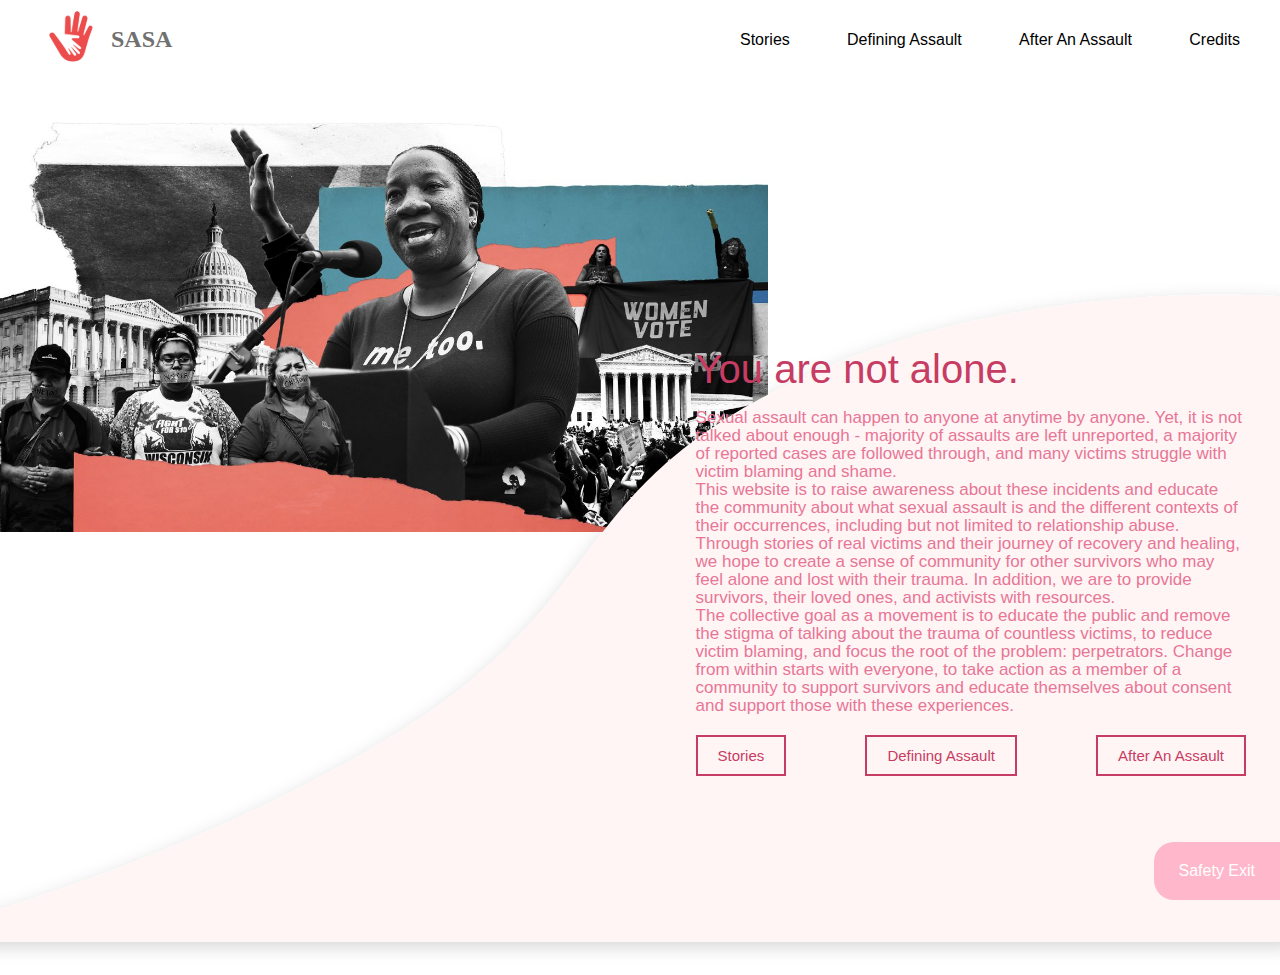
<file: index.html>
<!DOCTYPE html>
<html lang="en">
<head>
    <meta charset="UTF-8">
    <meta name="viewport" content="width=device-width, initial-scale=1.0">
    <link rel="stylesheet" href="css/styles.css">
    <!-- link to script.js - make sure to defer -->
    <script src="./js/script.js" defer></script>
    <title>SASA - Sexual Assault Support and Awareness</title>
</head>
<body class = "landing">
    <!-- nav element -->
    <nav>
        <a id = "logo" href="./index.html"><img src="./img/logo.svg" alt="logo"></a>
        <img id="hamburger" src="./img/menu.svg">
        <div id="overlay"></div>
        <ul id="menu">
            <li><a href="./stories/index.html">Stories</a></li>
            <li><a href="./defining-assault/index.html">Defining Assault</a></li>
            <li><a href="./after-an-assault/index.html">After An Assault</a></li>
            <li><a href="./credits/index.html">Credits</a></li>
        </ul>
    </nav>

    <img class = "blob" src="./img/blob.svg" alt="blob">

    <!-- main -->
    <main>
        <img id="landing" src="img/landing.jpg" alt="metoo">
        <article class="main">
            <p class= "heading">You are not alone.</p>
            <p class="body"> 
                <b>Sexual assault</b> can happen to anyone at anytime by anyone. Yet, it is not talked about enough - 
                majority of assaults are left unreported, a majority of reported cases are followed through, and many victims struggle with 
                victim blaming and shame. <br>
                This website is to <b>raise awareness</b> about these incidents and educate the community about what sexual assault is and
                the different contexts of their occurrences, including but not limited to relationship abuse. Through stories of real victims and 
                their journey of recovery and healing, we hope to create a <b>sense of community</b> for other survivors who may feel alone and lost with their
                trauma. In addition, we are to provide survivors, their loved ones, and activists with resources. <br>
                The collective goal as a movement is to <b>educate the public</b> and <b>remove the stigma</b> of talking about the trauma of countless victims,
                to reduce victim blaming, and focus the root of the problem: perpetrators. Change from within starts with everyone, to 
                take action as a member of a community to support survivors and educate themselves about consent and support those with these 
                experiences. 
            </p>
            <div class="main-buttons">
                <a href="stories/index.html">Stories</a> 
                <a href="defining-assault/index.html">Defining Assault</a> 
                <a href="credits/index.html">After An Assault</a> 
            </div>
        </article>

        <!--Safety Exit-->
        <div class="safety-exit">
            <a href="https://google.com">Safety Exit</a>
        </div>

    </main>
    
</body>
</html>
</file>
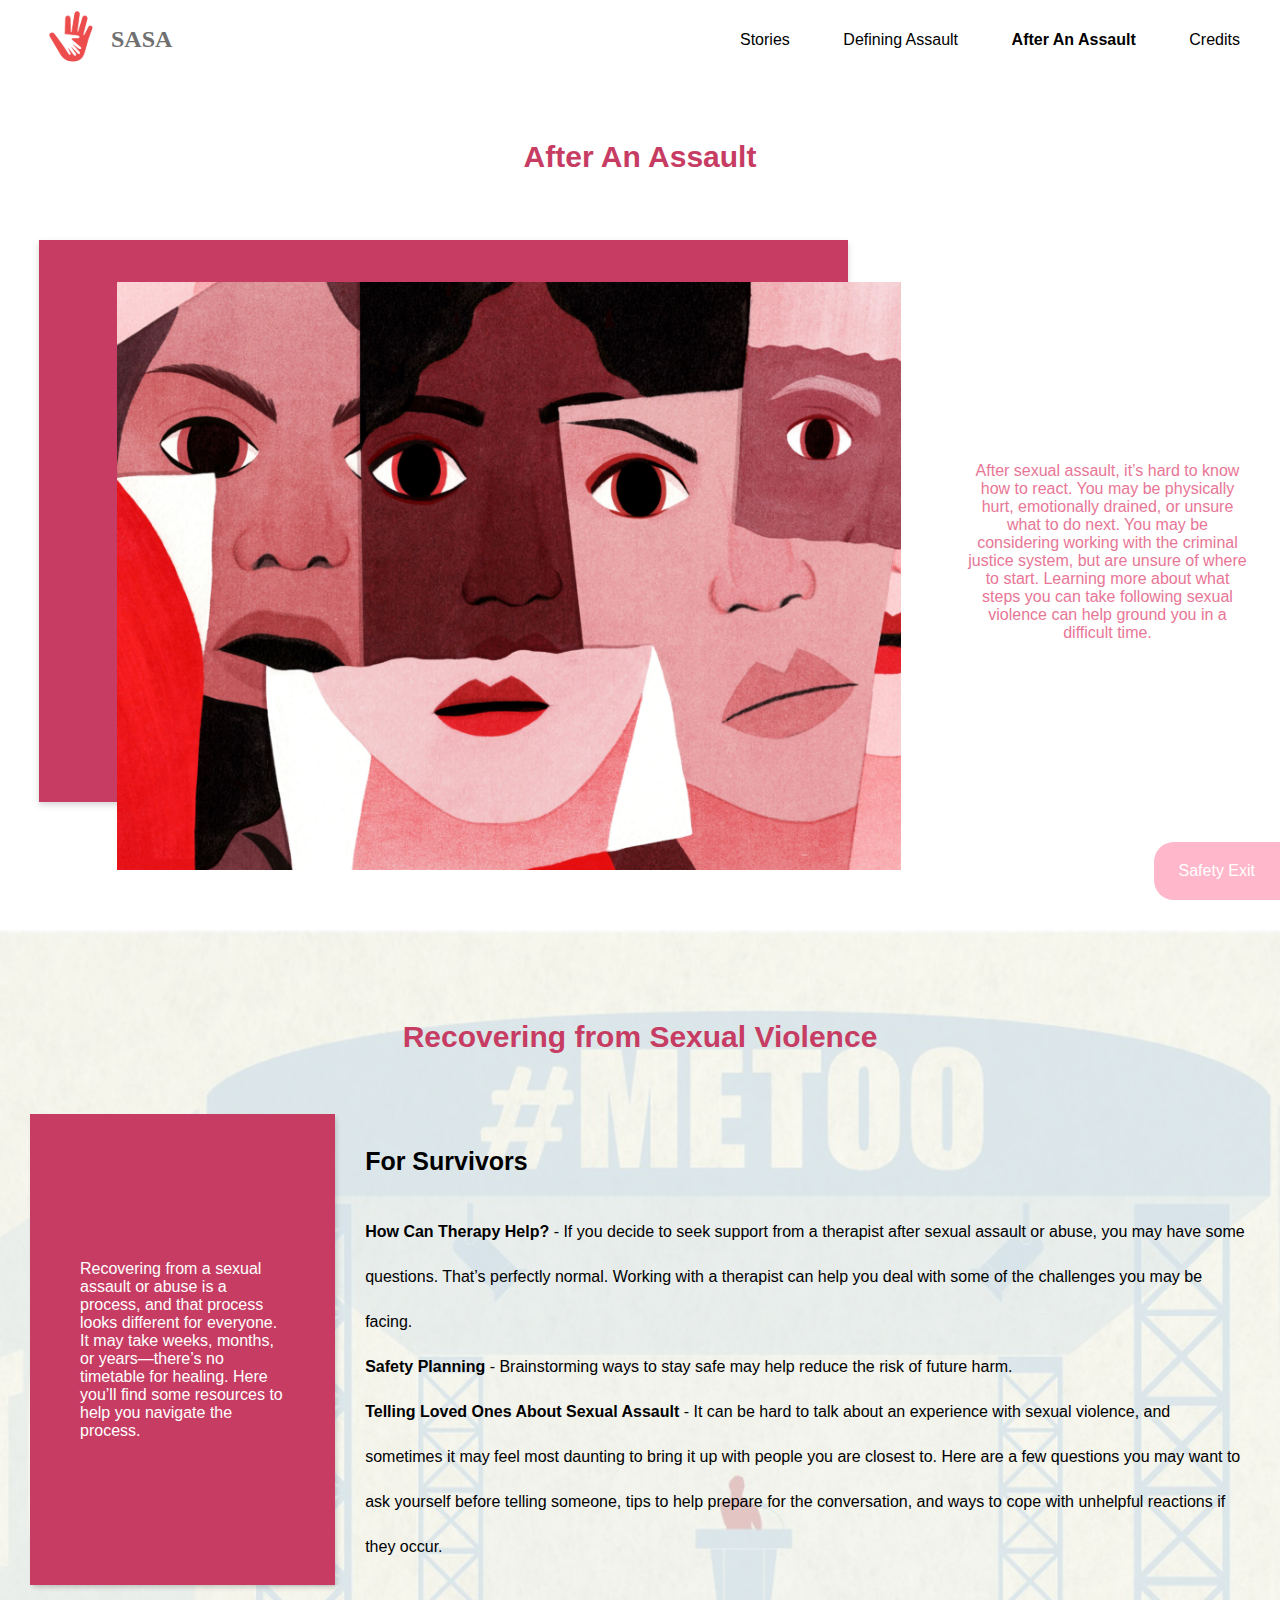
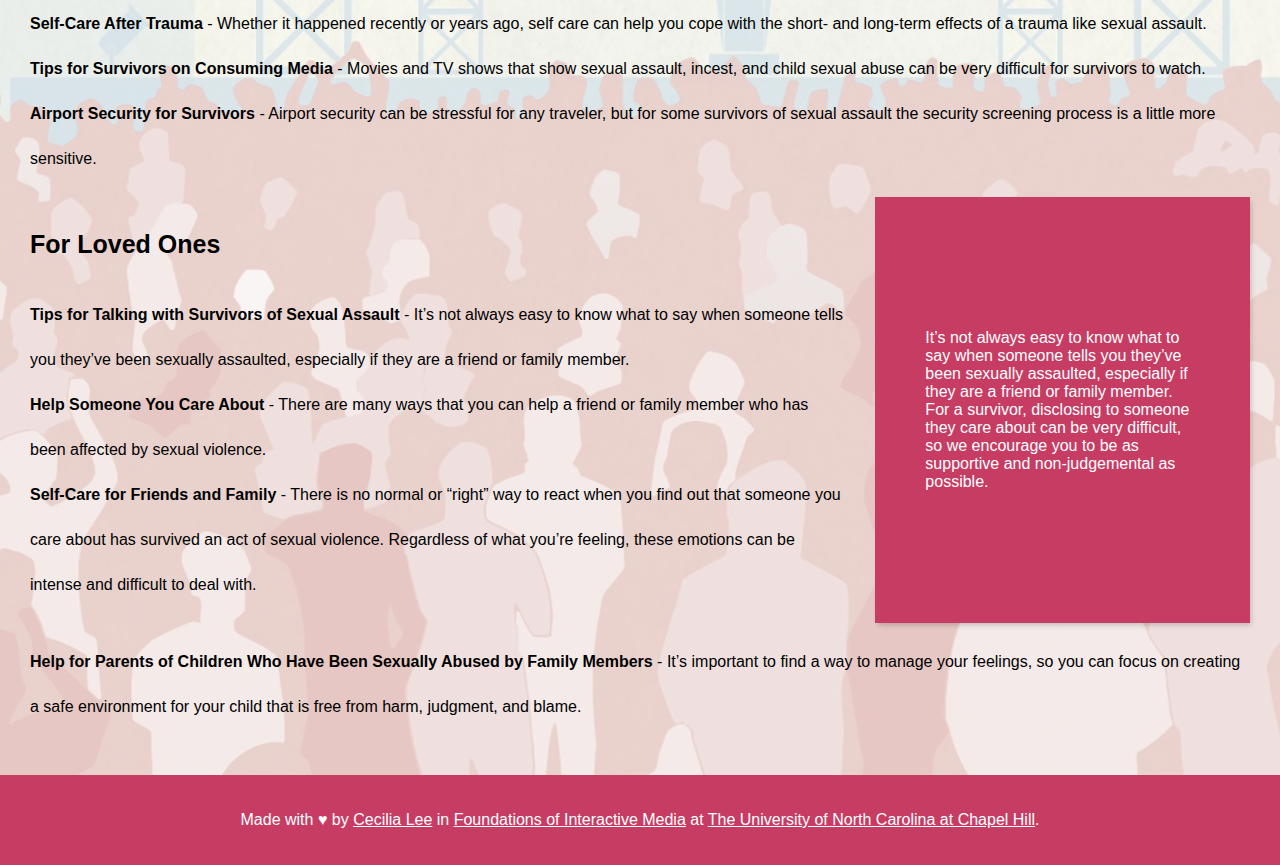
<file: after-an-assault/index.html>
<!DOCTYPE html>
<html lang="en">
<head>
    <meta charset="UTF-8">
    <meta name="viewport" content="width=device-width, initial-scale=1.0">
    <link rel="stylesheet" href="../css/styles.css">
    <!-- link to script.js - make sure to defer -->
    <script src="../js/script.js" defer></script>
    <title>After An Assault</title>
</head>
<body>
     <!-- nav element -->
     <nav>
        <a id = "logo" href="../index.html"><img src="../img/logo.svg" alt="logo"></a>
        <img id="hamburger" src="../img/menu.svg">
        <div id="overlap"></div>
        <ul id="menu">
            <li><a href="../stories/index.html">Stories</a></li>
            <li><a href="../defining-assault/index.html">Defining Assault</a></li>
            <li><a href="../after-an-assault/index.html"><b>After An Assault</b></a></li>
            <li><a href="../credits/index.html">Credits</a></li>
        </ul>
    </nav>

    <main >
        <p class="page-title">After An Assault</p>
        <div class="after-an-assault-top">
            <img src="../img/afterassault.png" alt="women">
            <p>After sexual assault, it’s hard to know how to react. You may be physically hurt, 
                emotionally drained, or unsure what to do next. You may be considering working with the 
                criminal justice system, but are unsure of where to start. Learning more about what steps you can 
                take following sexual violence can help ground you in a difficult time.</p>
        </div>

    </main>

        <div class="after-an-assault-recovery">
            <div class="aaa-inside">
                <p class="page-title">Recovering from Sexual Violence</p>
                <div class = "after-an-assault-content">
                    <div class="after-top">
                        <div class="after-card card after-card-1">
                            <p>
                                Recovering from a sexual assault or abuse is a process, and that process 
                                looks different for everyone. It may take weeks, months, or years—there’s no 
                                timetable for healing. Here you’ll find some resources to help you navigate the process.
                            </p>
                        </div>
                        <div class="after-text ">
                            <p class="article-heading">For Survivors</p>
                            <p><b>How Can Therapy Help?</b> - If you decide to seek support from a therapist after sexual assault or abuse, 
                                you may have some questions. That’s perfectly normal. Working with a therapist can help you deal with some 
                                of the challenges you may be facing.<br>
        
                                <b>Safety Planning</b> - Brainstorming ways to stay safe may help reduce the risk of future harm.<br>
                                
                                <b>Telling Loved Ones About Sexual Assault</b> - It can be hard to talk about an experience with sexual violence, 
                                and sometimes it may feel most daunting to bring it up with people you are closest to. Here are a few questions
                                you may want to ask yourself before telling someone, tips to help prepare for the conversation, and ways to cope 
                                with unhelpful reactions if they occur.<br>
                                
                                </p>
                        </div>
                    </div>
                    <div class="after-bottom">
                        <div class="after-text">
                            <p>
                                <b>Self-Care After Trauma</b> - Whether it happened recently or years ago, self care can help you cope with the short- 
                                and long-term effects of a trauma like sexual assault.<br>
    
                                <b>Tips for Survivors on Consuming Media</b> - Movies and TV shows that show sexual assault, incest, and child sexual abuse 
                                can be very difficult for survivors to watch.<br>
    
                                <b>Airport Security for Survivors</b> - Airport security can be stressful for any traveler, but for some survivors of sexual 
                                assault the security screening process is a little more sensitive. <br>
                            </p>
    
                        </div>
    
                    </div>
                    <div class="after-top">
                        <div class="after-text">
                            <p class="article-heading">For Loved Ones</p>
                            <p><b>Tips for Talking with Survivors of Sexual Assault</b> - It’s not always easy to know what to say when someone tells you they’ve 
                                been sexually assaulted, especially if they are a friend or family member. <br>
    
                                <b>Help Someone You Care About</b> - There are many ways that you can help a friend or family member who has been affected by sexual 
                                violence. <br>
                                
                                <b>Self-Care for Friends and Family</b> - There is no normal or “right” way to react when you find out that someone you care about has 
                                survived an act of sexual violence. Regardless of what you’re feeling, these emotions can be intense and difficult to deal with. <br>
                                
                                </p>
                        </div>
                        <div class="after-card card after-card-2">
                            <p>
                                It’s not always easy to know what to say when someone tells you they’ve been sexually assaulted, especially if they are a 
                                friend or family member. For a survivor, disclosing to someone they care about can be very difficult, so we encourage you 
                                to be as supportive and non-judgemental as possible.
                            </p>
                        </div>
                    </div>
                    <div class="after-bottom">
                        <div class="after-text">
                            <p>
                                <b>Help for Parents of Children Who Have Been Sexually Abused by Family Members</b> - It’s important to find a way to manage your feelings, 
                                so you can focus on creating a safe environment for your child that is free from harm, judgment, and blame. 
                            </p>
    
                        </div>
    
                    </div>
                   
                </div>
            </div>
            

        </div>

        <!--Safety Exit-->
        <div class="safety-exit">
            <a href="https://google.com">Safety Exit</a>
        </div>
        

   

    <!-- footer -->
    <footer>
        <p>
            Made with &hearts; by 
            <a href="/">Cecilia Lee</a>
            in 
            <a href="https://mejo187.com">Foundations of Interactive Media</a>
            at
            <a href="https://unc.edu">The University of North Carolina at Chapel Hill</a>.
          </p>
    </footer>
    
</body>
</html>
</file>
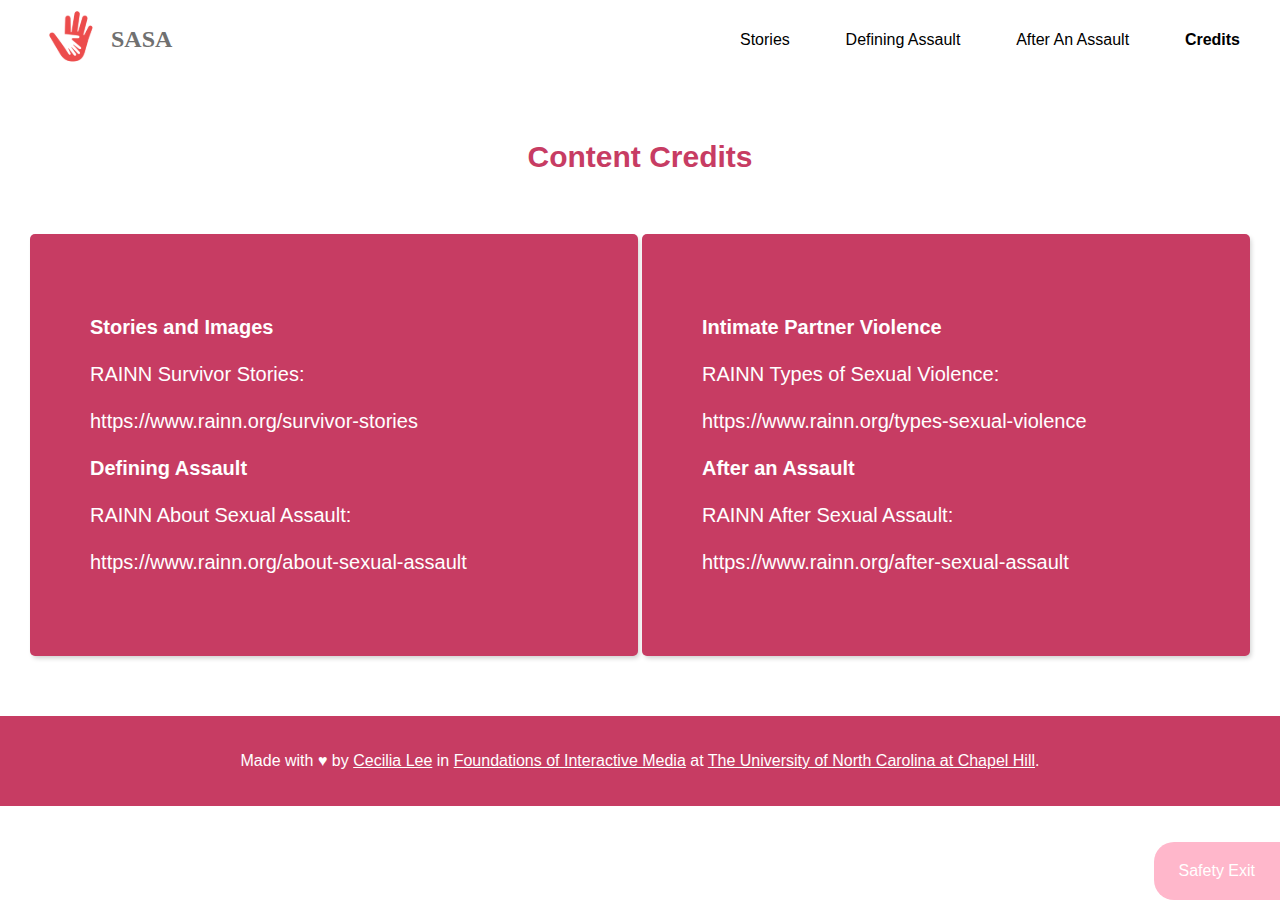
<file: credits/index.html>
<!DOCTYPE html>
<html lang="en">
<head>
    <meta charset="UTF-8">
    <meta name="viewport" content="width=device-width, initial-scale=1.0">
    <link rel="stylesheet" href="../css/styles.css">
    <!-- link to script.js - make sure to defer -->
    <script src="../js/script.js" defer></script>
    <title>Content Credits</title>
</head>
<body>
     <!-- nav element -->
     <nav>
        <a id = "logo" href="../index.html"><img src="../img/logo.svg" alt="logo"></a>
        <img id="hamburger" src="../img/menu.svg">
        <div id="overlap"></div>
        <ul id="menu">
            <li><a href="../stories/index.html">Stories</a></li>
            <li><a href="../defining-assault/index.html">Defining Assault</a></li>
            <li><a href="../after-an-assault/index.html">After An Assault</a></li>
            <li><a href="../credits/index.html"><b>Credits</b></a></li>
        </ul>
    </nav>
    <!-- main -->
    <main>
        <p class="page-title">Content Credits</p>
        <div class="credits-cards">
            <article class="credits-card card">
                <p><b>Stories and Images</b></p>
                <p>RAINN Survivor Stories:</p>
                <p>
                    <a class = "link" href="https://www.rainn.org/survivor-stories">https://www.rainn.org/survivor-stories</a>
                    </p>
    
                <p> <b>Defining Assault</b></p>
                <p>RAINN About Sexual Assault:</p>
                <p>
                    <a class = "link" href="https://www.rainn.org/about-sexual-assault">https://www.rainn.org/about-sexual-assault</a>
                    </p>
            </article>
            <article class="credits-card card">
                <p><b>Intimate Partner Violence</b></p>
                <p>RAINN Types of Sexual Violence:</p>
                <p>
                    <a class = "link" href="https://www.rainn.org/types-sexual-violence">https://www.rainn.org/types-sexual-violence</a>
                    </p>
    
                <p><b>After an Assault</b></p>
                <p>RAINN After Sexual Assault:</p>
                <p>
                  <a class = "link" href="https://www.rainn.org/after-sexual-assault">https://www.rainn.org/after-sexual-assault</a>
                </p>
            </article>
        </div>

         <!--Safety Exit-->
         <div class="safety-exit">
            <a href="https://google.com">Safety Exit</a>
        </div>
        
    </main>

    <!-- footer -->
    <footer>
        <p>
            Made with &hearts; by 
            <a href="/">Cecilia Lee</a>
            in 
            <a href="https://mejo187.com">Foundations of Interactive Media</a>
            at
            <a href="https://unc.edu">The University of North Carolina at Chapel Hill</a>.
          </p>
    </footer>
</body>
</html>
</file>
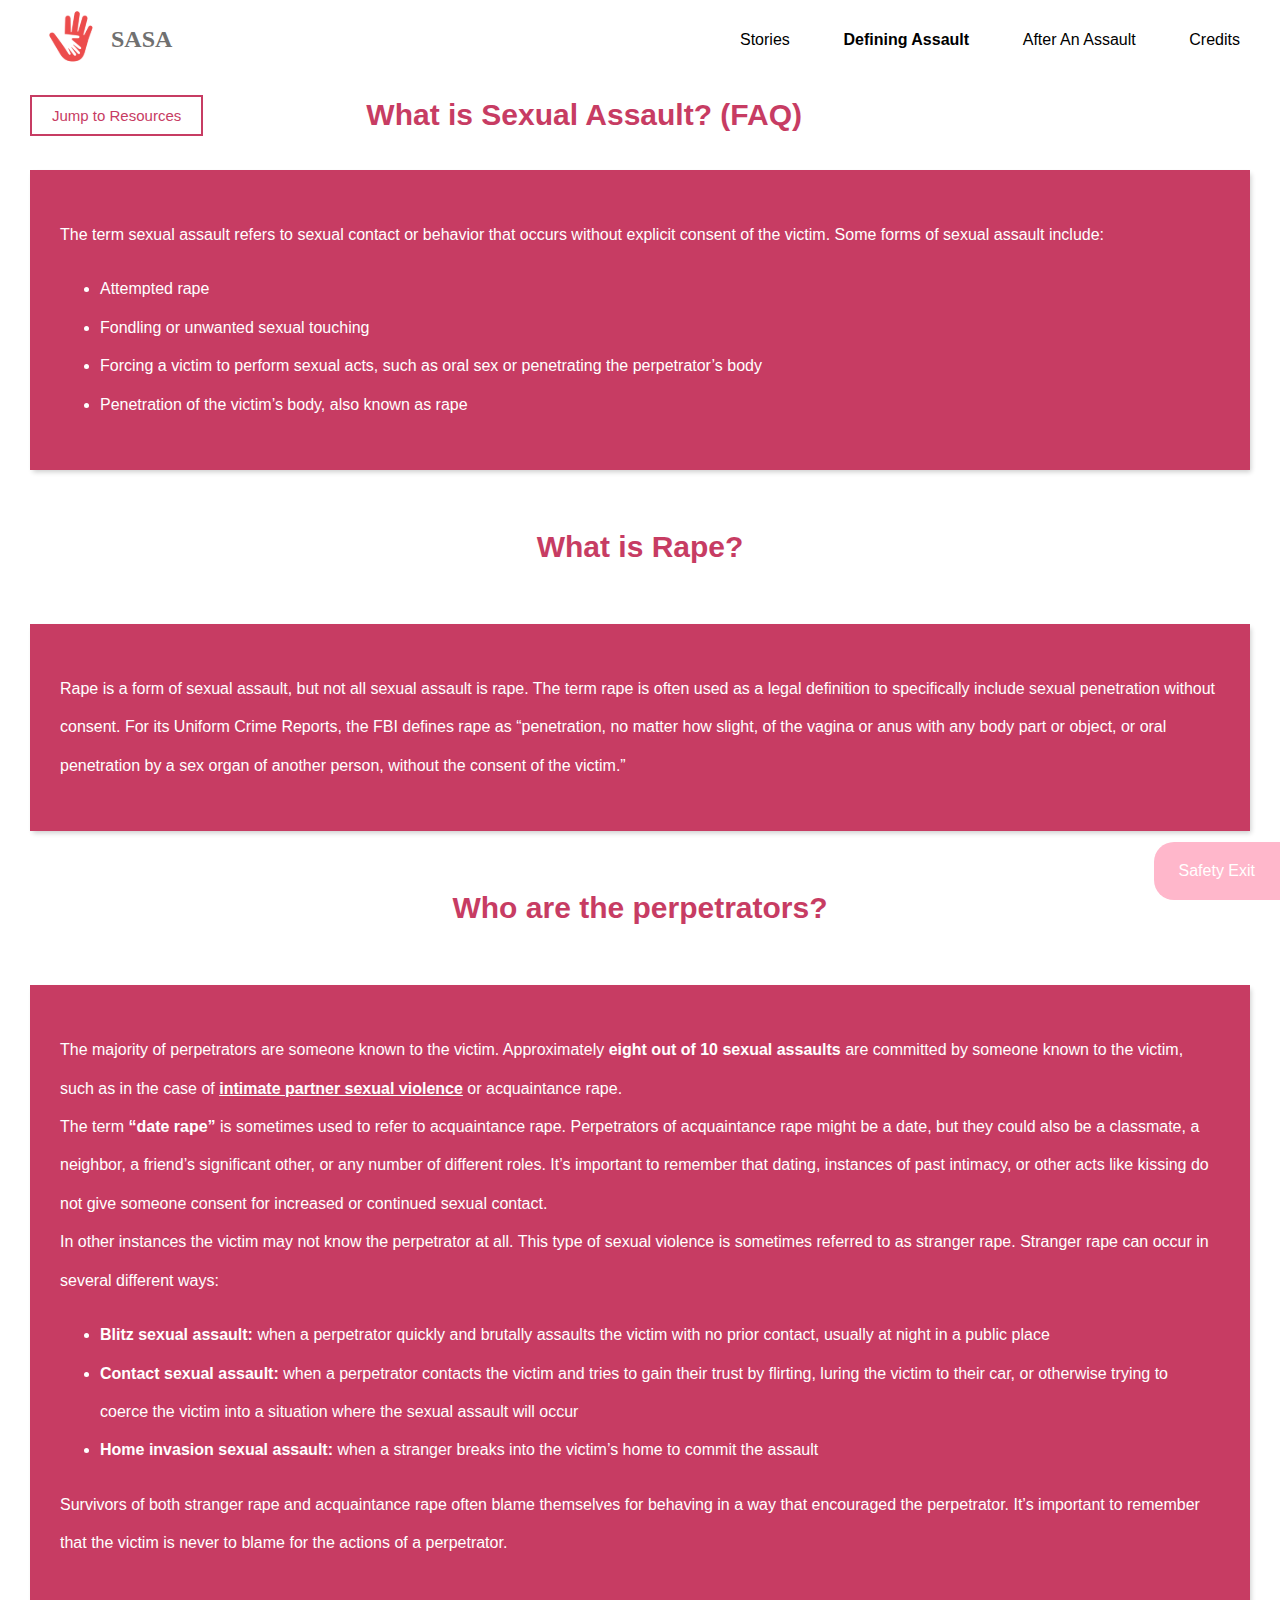
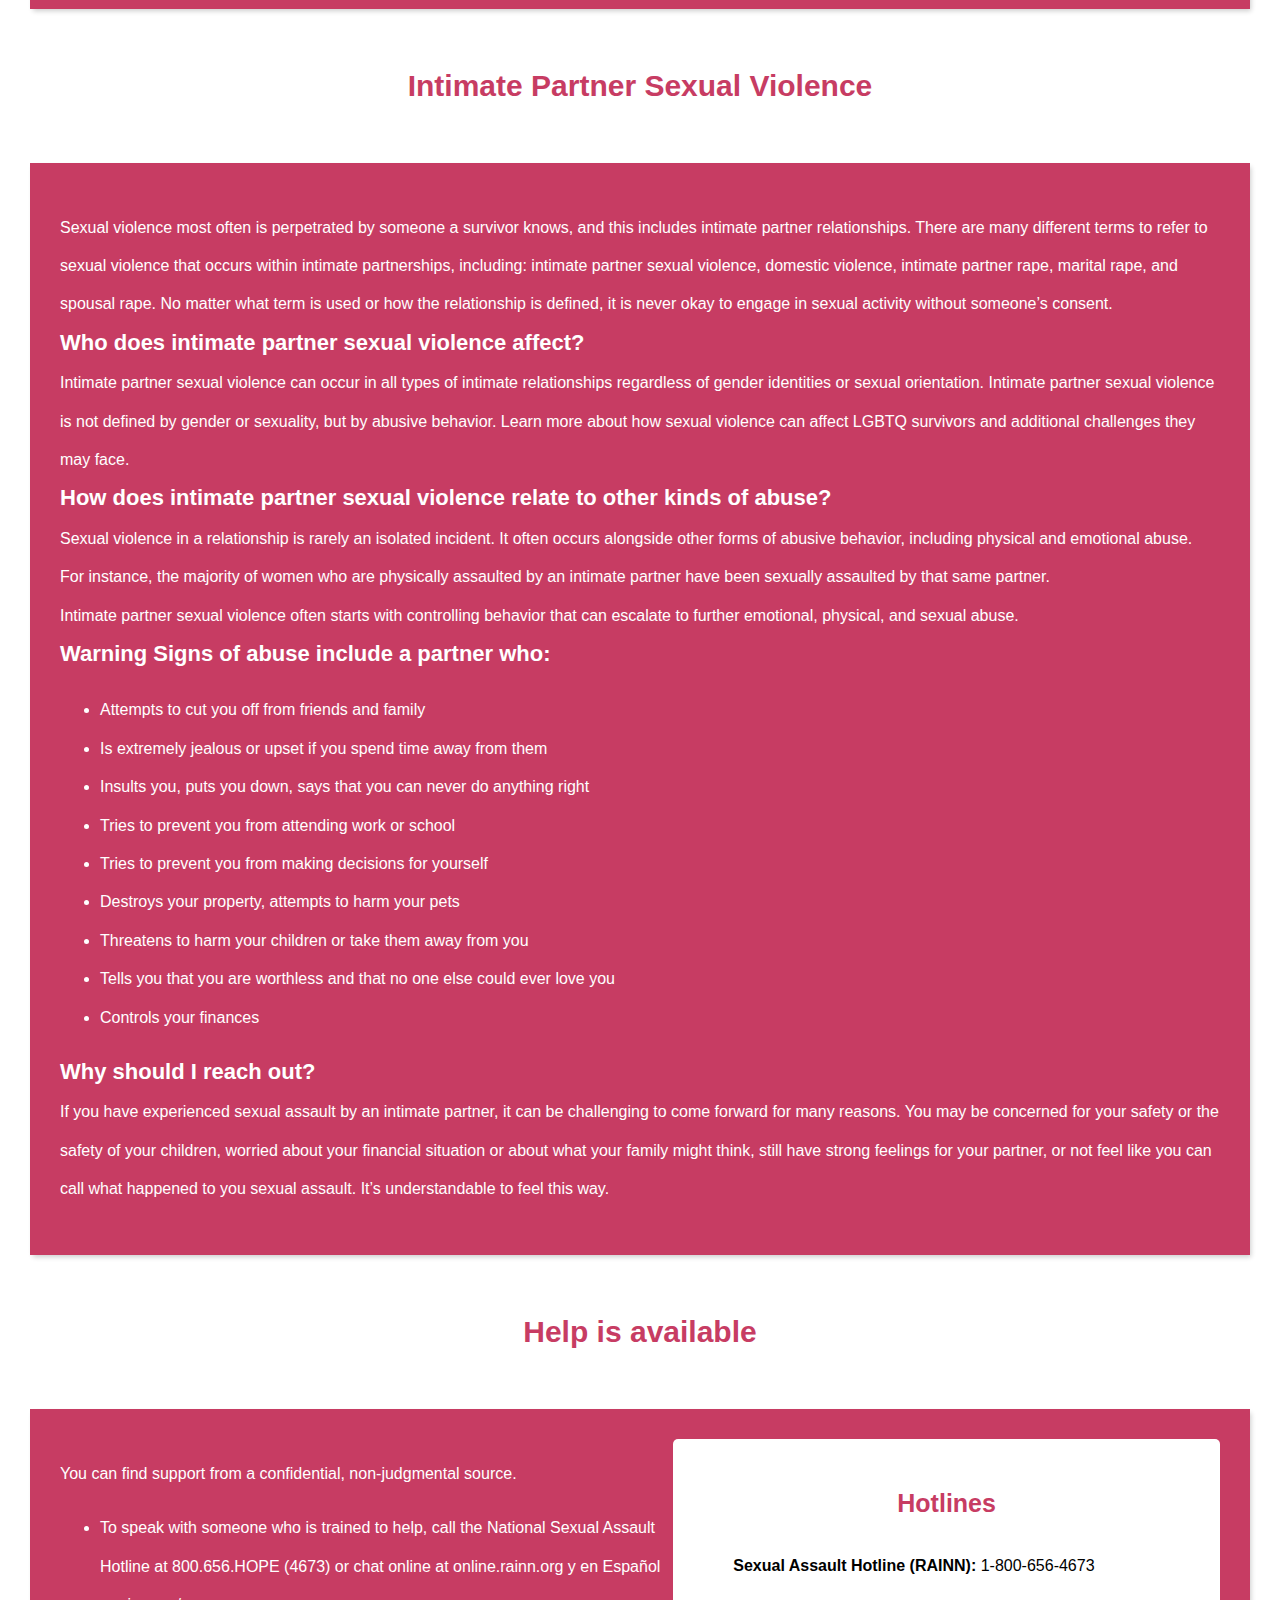
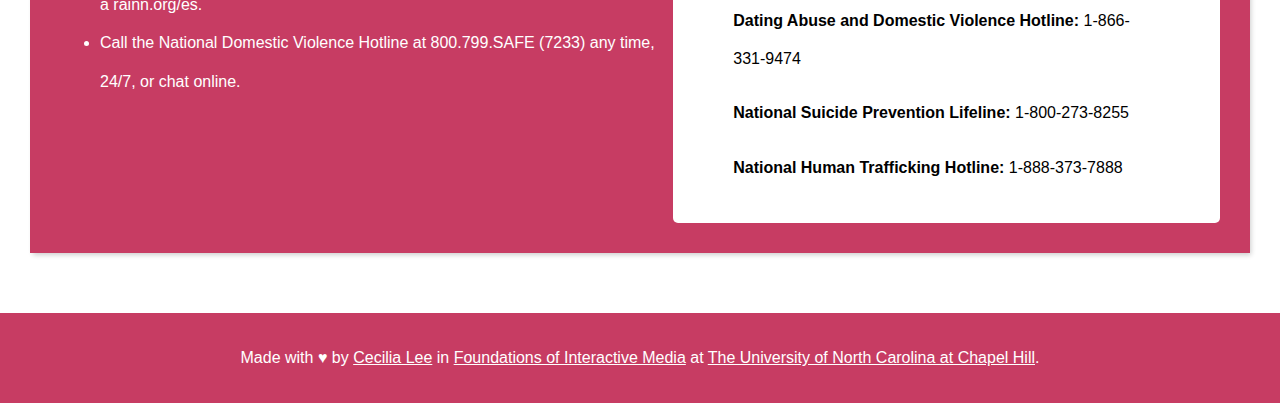
<file: defining-assault/index.html>
<!DOCTYPE html>
<html lang="en">
<head>
    <meta charset="UTF-8">
    <meta name="viewport" content="width=device-width, initial-scale=1.0">
    <link rel="stylesheet" href="../css/styles.css">
    <!-- link to script.js - make sure to defer -->
    <script src="../js/script.js" defer></script>
    <title>Defining Assault</title>
</head>
<body>
    <!-- nav element -->
    <nav>
        <a id = "logo" href="../index.html"><img src="../img/logo.svg" alt="logo"></a>
        <img id="hamburger" src="../img/menu.svg">
        <div id="overlay"></div>
        <ul id="menu">
            <li><a href="../stories/index.html">Stories</a></li>
            <li><a href="../defining-assault/index.html"><b>Defining Assault</b></a></li>
            <li><a href="../after-an-assault/index.html">After An Assault</a></li>
            <li><a href="../credits/index.html">Credits</a></li>
        </ul>
    </nav>

    <main>
        <div class="defining-assault-top">
                <a href="#resources">Jump to Resources</a> 
                <p class="random">What is Sexual Assault? (FAQ)</p>
        </div>

        <div class="defining-assault-card card">
            <p>
                The term sexual assault refers to sexual contact or behavior that occurs without explicit consent of the victim. Some forms of sexual assault include:
                <ul>
                    <li>Attempted rape</li>
                    <li>Fondling or unwanted sexual touching</li>
                    <li>Forcing a victim to perform sexual acts, such as oral sex or penetrating the perpetrator’s body</li>
                    <li>Penetration of the victim’s body, also known as rape</li>
                </ul>
            </p>

        </div>

        <div>
            <p class="page-title">What is Rape?</p>
        </div>

        <div class="defining-assault-card card">
            <p>
                Rape is a form of sexual assault, but not all sexual assault is rape. The term rape is often used as a legal 
                definition to specifically include sexual penetration without consent. For its Uniform Crime Reports, the FBI 
                defines rape as “penetration, no matter how slight, of the vagina or anus with any body part or object, or oral 
                penetration by a sex organ of another person, without the consent of the victim.”
            </p>
        </div>

        <div>
            <p class="page-title">Who are the perpetrators?</p>
        </div>

        <div class="defining-assault-card card">
            <p>
                The majority of perpetrators are someone known to the victim. Approximately <b>eight out of 10 sexual assaults</b> are committed by 
                someone known to the victim, such as in the case of <b><a href="#partner-violence" style="color: white;">intimate partner sexual violence</a></b> or acquaintance rape. <br>

                The term <b>“date rape”</b> is sometimes used to refer to acquaintance rape. Perpetrators of acquaintance rape might be a date, but 
                they could also be a classmate, a neighbor, a friend’s significant other, or any number of different roles. It’s important to 
                remember that dating, instances of past intimacy, or other acts like kissing do not give someone consent for increased or continued 
                sexual contact. <br>

                In other instances the victim may not know the perpetrator at all. This type of sexual violence is sometimes referred to as stranger 
                rape. Stranger rape can occur in several different ways: <br>
                
                <ul>
                    <li><b>Blitz sexual assault:</b> when a perpetrator quickly and brutally assaults the victim with no prior contact, usually at night in a public place</li>
                    <li><b>Contact sexual assault:</b> when a perpetrator contacts the victim and tries to gain their trust by flirting, luring the victim to their car, or otherwise trying to coerce the victim into a situation where the sexual assault will occur</li>
                    <li><b>Home invasion sexual assault:</b> when a stranger breaks into the victim’s home to commit the assault</li>
                </ul>
              
            Survivors of both stranger rape and acquaintance rape often blame themselves for behaving in a way that encouraged the perpetrator. 
            It’s important to remember that the victim is never to blame for the actions of a perpetrator.
            </p>
        </div>

        <div id="partner-violence">
            <p class="page-title">Intimate Partner Sexual Violence</p>
        </div>

        <div class="defining-assault-card card">
            <p>
                Sexual violence most often is perpetrated by someone a survivor knows, and this includes intimate partner relationships. 
                There are many different terms to refer to sexual violence that occurs within intimate partnerships, including: intimate partner sexual violence, 
                domestic violence, intimate partner rape, marital rape, and spousal rape. No matter what term is used or how the relationship is defined, 
                it is never okay to engage in sexual activity without someone’s consent. <br>

                <b style="font-size: 22px">Who does intimate partner sexual violence affect?</b> <br>

                Intimate partner sexual violence can occur in all types of intimate relationships regardless of gender identities or sexual orientation. 
                Intimate partner sexual violence is not defined by gender or sexuality, but by abusive behavior. Learn more about how sexual violence can 
                affect LGBTQ survivors and additional challenges they may face. <br>

                <b style="font-size: 22px">How does intimate partner sexual violence relate to other kinds of abuse?</b> <br>

                Sexual violence in a relationship is rarely an isolated incident. It often occurs alongside other forms of abusive behavior, including physical 
                and emotional abuse. For instance, the majority of women who are physically assaulted by an intimate partner have been sexually assaulted by that 
                same partner. <br>

                Intimate partner sexual violence often starts with controlling behavior that can escalate to further emotional, physical, and sexual abuse. <br>        

                <b style="font-size: 22px">Warning Signs of abuse include a partner who:</b> <br>

                <ul>
                    <li>Attempts to cut you off from friends and family</li>
                    <li>Is extremely jealous or upset if you spend time away from them</li>
                    <li>Insults you, puts you down, says that you can never do anything right</li>
                    <li>Tries to prevent you from attending work or school</li>
                    <li>Tries to prevent you from making decisions for yourself</li>
                    <li>Destroys your property, attempts to harm your pets</li>
                    <li>Threatens to harm your children or take them away from you</li>
                    <li>Tells you that you are worthless and that no one else could ever love you</li>
                    <li>Controls your finances</li>
                </ul>

                <b style="font-size: 22px">Why should I reach out?</b> <br>

                If you have experienced sexual assault by an intimate partner, it can be challenging to come forward for many reasons. You may be concerned 
                for your safety or the safety of your children, worried about your financial situation or about what your family might think, still have strong
                 feelings for your partner, or not feel like you can call what happened to you sexual assault. It’s understandable to feel this way.

            </p>
        </div>

        <div>
            <p class="page-title">Help is available</p>
        </div>

        <div class="defining-assault-card card resources" id="resources">
            <div>
                <p>You can find support from a confidential, non-judgmental source.
                    <ul>
                        <li>To speak with someone who is trained to help, call the National Sexual Assault Hotline at 800.656.HOPE (4673) 
                            or chat online at online.rainn.org y en Español a rainn.org/es.</li>
                        <li>
                            Call the National Domestic Violence Hotline at 800.799.SAFE (7233) any time, 24/7, or chat online.
                        </li>
                    </ul>
                    </p>
            </div>
            <div class="white-card">
                <p style="color: #C73C63; font-size:25px; font-weight: bold; text-align: center;">Hotlines</p>
                <p><b>Sexual Assault Hotline (RAINN):</b> 1-800-656-4673</p>
                <p><b>Dating Abuse and Domestic Violence Hotline:</b> 1-866-331-9474</p>
                <p><b>National Suicide Prevention Lifeline:</b> 1-800-273-8255</p>
                <p><b>National Human Trafficking Hotline: </b> 1-888-373-7888</p>
            </div>
        </div>

         <!--Safety Exit-->
         <div class="safety-exit">
            <a href="https://google.com">Safety Exit</a>
        </div>
    </main>

     <!-- footer -->
     <footer>
        <p>
            Made with &hearts; by 
            <a href="/">Cecilia Lee</a>
            in 
            <a href="https://mejo187.com">Foundations of Interactive Media</a>
            at
            <a href="https://unc.edu">The University of North Carolina at Chapel Hill</a>.
          </p>
    </footer>
    
</body>
</html>
</file>
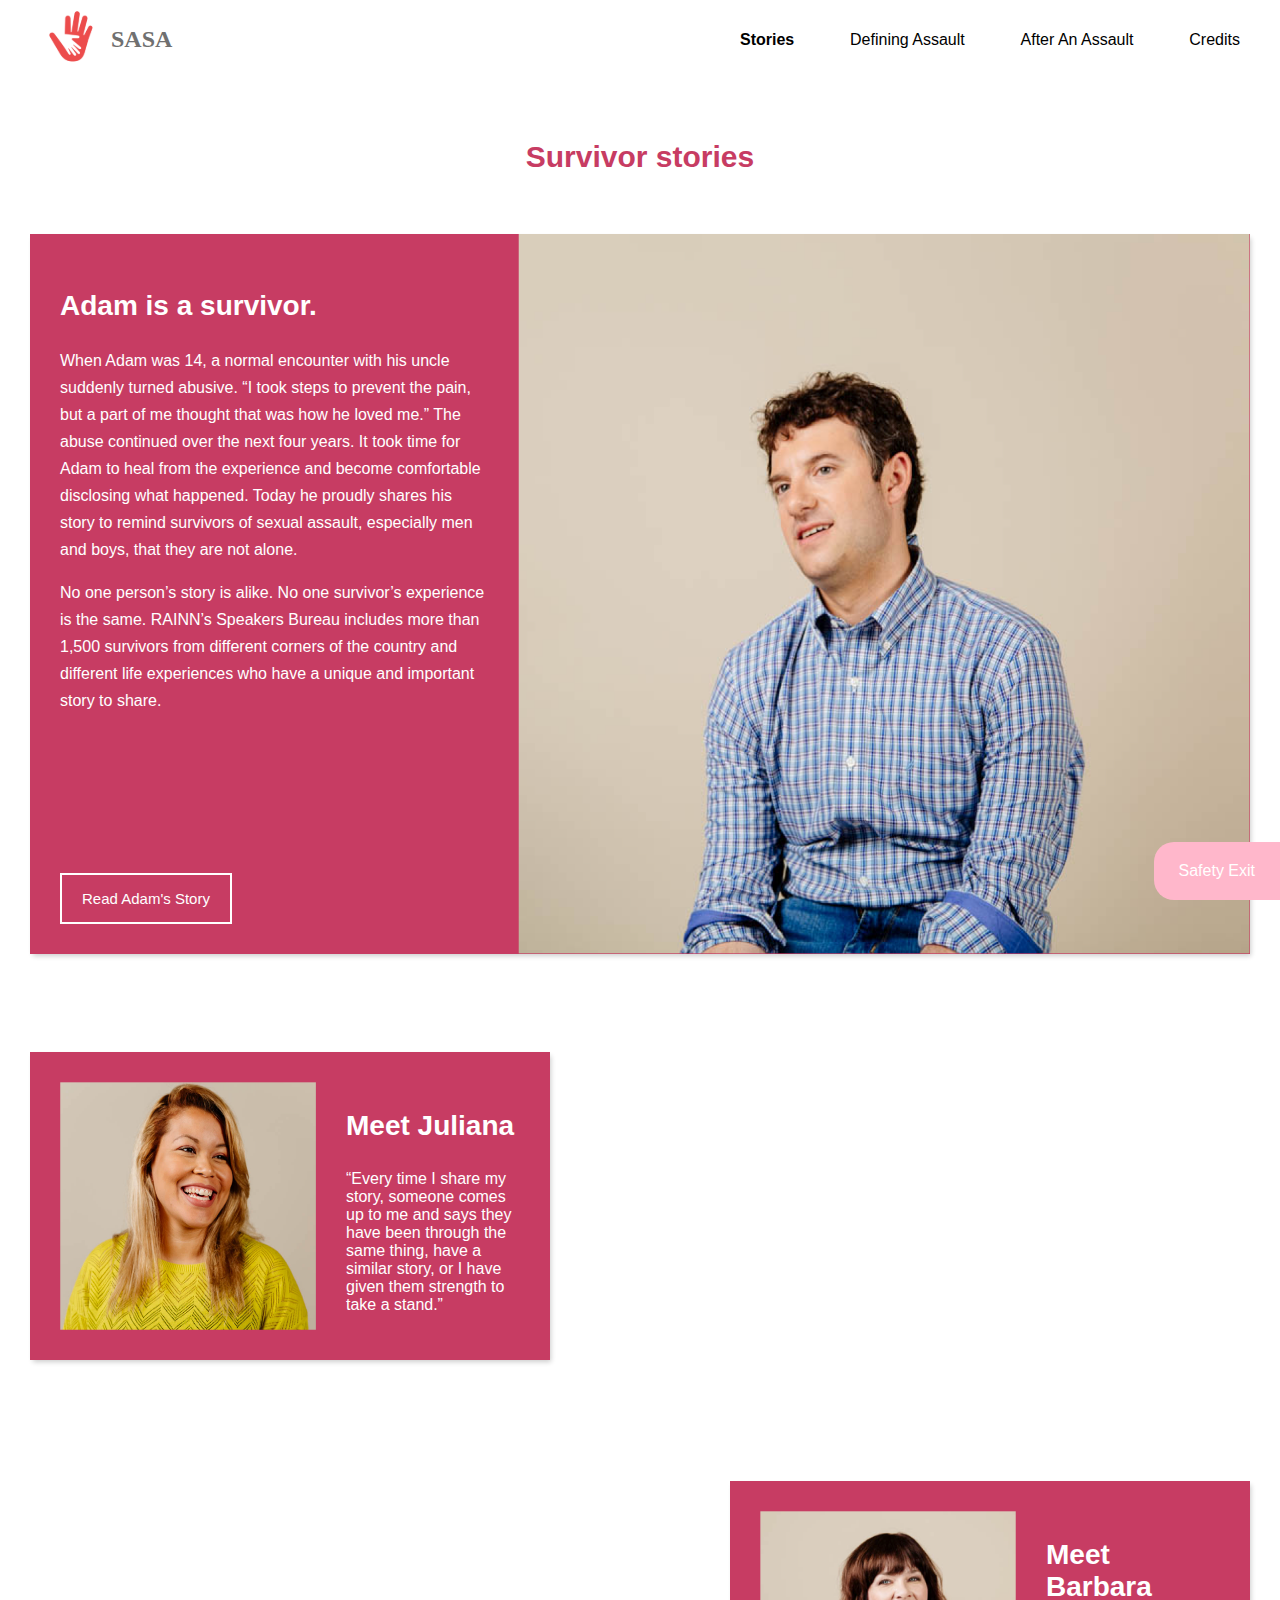
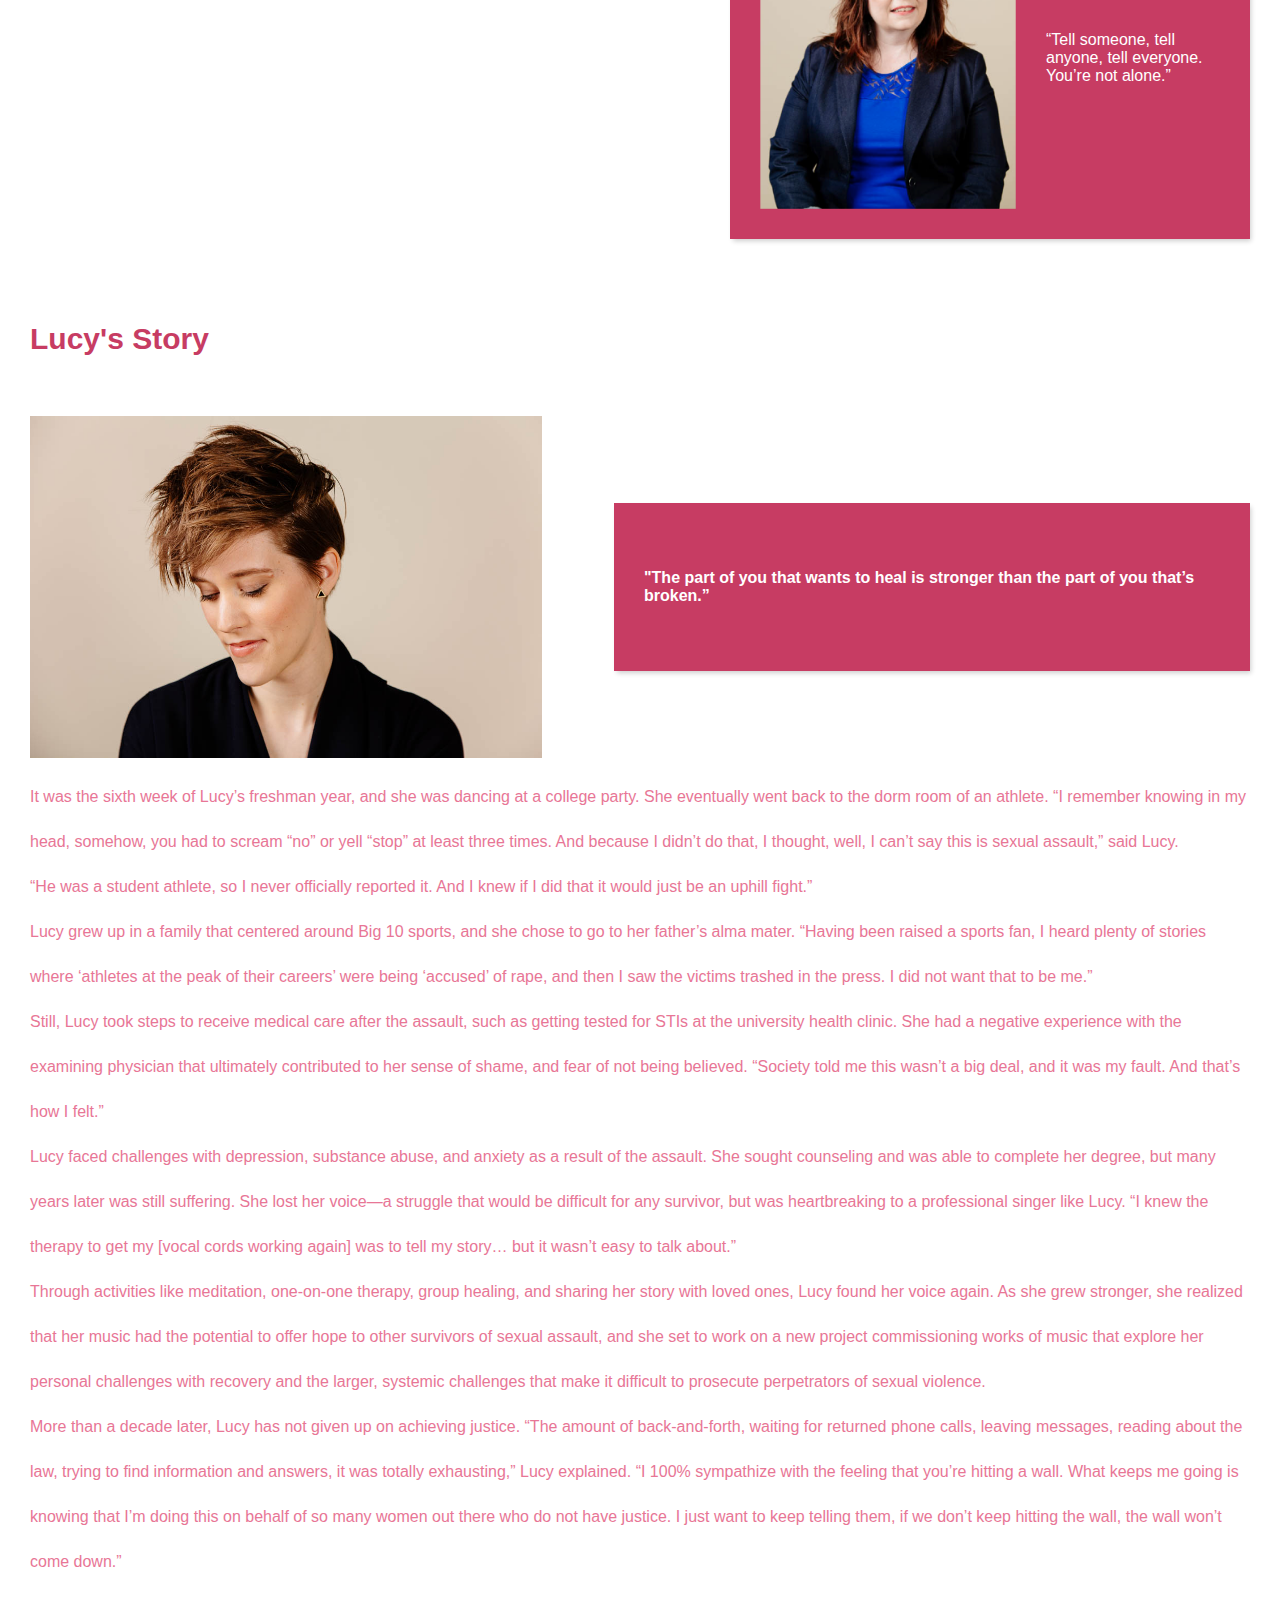
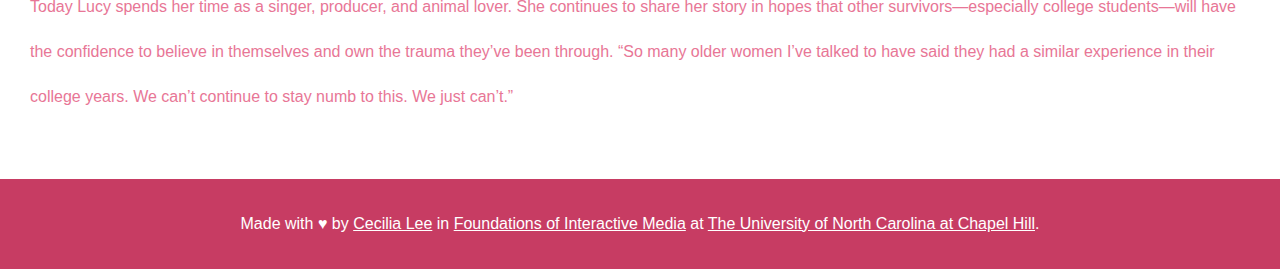
<file: stories/index.html>
<!DOCTYPE html>
<html lang="en">
<head>
    <meta charset="UTF-8">
    <meta name="viewport" content="width=device-width, initial-scale=1.0">
    <link rel="stylesheet" href="../css/styles.css">
    <!-- link to script.js - make sure to defer -->
    <script src="../js/script.js" defer></script>
    <title>Survivor Stories</title>
</head>
<body>
     <!-- nav element -->
     <nav>
        <a id = "logo" href="../index.html"><img src="../img/logo.svg" alt="logo"></a>
        <img id="hamburger" src="../img/menu.svg">
        <div id="overlap"></div>
        <ul id="menu">
            <li><a href="../stories/index.html"><b>Stories</b></a></li>
            <li><a href="../defining-assault/index.html">Defining Assault</a></li>
            <li><a href="../after-an-assault/index.html">After An Assault</a></li>
            <li><a href="../credits/index.html">Credits</a></li>
        </ul>
    </nav>

    <main>

        <p class="page-title">Survivor stories</p>
        
        <!--adam-->
        <div class="adam card">
            <div class="adam-text">
                <div>
                    <p style="font-size: 28px"><b>Adam is a survivor.</b></p>
                    <p>When Adam was 14, a normal encounter with his uncle suddenly turned abusive. “I took steps to prevent the pain, 
                        but a part of me thought that was how he loved me.” The abuse continued over the next four years. It took time 
                        for Adam to heal from the experience and become comfortable disclosing what happened. Today he proudly shares his 
                        story to remind survivors of sexual assault, especially men and boys, that they are not alone.</p>
                    <p>No one person’s story is alike. No one survivor’s experience is the same. RAINN’s Speakers Bureau includes more 
            than 1,500 survivors from different corners of the country and different life experiences who have a unique and 
            important story to share.</p>
                                        
                </div>
                <div>
                    <a class ="adam-button" href="#">Read Adam's Story</a>
                </div>

            </div>
            <img src="../img/adam.png" alt="Adam">

        </div>

    <!--julianna-->
        <div class="story">
            <div class="meet card">  
                <img src="../img/julianna.png" alt="Julianna">
                <div>
                    <p style="font-size: 28px;"><b>Meet Juliana</b></p>
                    <p>“Every time I share my story, someone comes up to me and says they have been through the same thing, have a similar 
                        story, or I have given them strength to take a stand.” </p>
                </div>
            </div>
            <div>
                <iframe width="700" height="400" src="https://www.youtube.com/embed/scjL4mvhso4" frameborder="0" allow="accelerometer; autoplay; clipboard-write; encrypted-media; gyroscope; picture-in-picture" allowfullscreen></iframe>
            </div>
        </div>

        <!--barbara-->
        <div class="story">
            <div>
                <iframe width="700" height="400" src="https://www.youtube.com/embed/5O_JMX52niU" frameborder="0" allow="accelerometer; autoplay; clipboard-write; encrypted-media; gyroscope; picture-in-picture" allowfullscreen></iframe>
            </div>
            <div class="meet card">  
                <img src="../img/barbara.png" alt="Julianna">
                <div>
                    <p style="font-size: 28px;"><b>Meet Barbara</b></p>
                    <p>“Tell someone, tell anyone, tell everyone. You’re not alone.” </p>
                </div>
            </div>
        </div>

        <!--lucy-->
        <div class="lucy">
            <p class="lucy-title">Lucy's Story</p>
            <div class="lucy-bio">
                <img src="../img/lucy.jpg" alt="Lucy">
                <div class="quote-card card">
                    <p><b>"The part of you that wants to heal is stronger 
                        than the part of you that’s broken.”</b></p>
                </div>
            </div>
            <p style="color:#E87696; line-height: 5vh;">It was the sixth week of Lucy’s freshman year, and she was dancing at a college party. She eventually went back to the dorm room of an athlete. “I remember knowing in my head, somehow, you had to scream “no” or yell “stop” at least three times. And because I didn’t do that, I thought, well, I can’t say this is sexual assault,” said Lucy. <br>

                “He was a student athlete, so I never officially reported it. And I knew if I did that it would just be an uphill fight.” <br>
                
                Lucy grew up in a family that centered around Big 10 sports, and she chose to go to her father’s alma mater. “Having been raised a sports fan, I heard plenty of stories where ‘athletes at the peak of their careers’ were being ‘accused’ of rape, and then I saw the victims trashed in the press. I did not want that to be me.” <br>
                
                Still, Lucy took steps to receive medical care after the assault, such as getting tested for STIs at the university health clinic. She had a negative experience with the examining physician that ultimately contributed to her sense of shame, and fear of not being believed. “Society told me this wasn’t a big deal, and it was my fault. And that’s how I felt.” <br>
                
                Lucy faced challenges with depression, substance abuse, and anxiety as a result of the assault. She sought counseling and was able to complete her degree, but many years later was still suffering. She lost her voice—a struggle that would be difficult for any survivor, but was heartbreaking to a professional singer like Lucy. “I knew the therapy to get my [vocal cords working again] was to tell my story… but it wasn’t easy to talk about.” <br>
                
                Through activities like meditation, one-on-one therapy, group healing, and sharing her story with loved ones, Lucy found her voice again. As she grew stronger, she realized that her music had the potential to offer hope to other survivors of sexual assault, and she set to work on a new project commissioning works of music that explore her personal challenges with recovery and the larger, systemic challenges that make it difficult to prosecute perpetrators of sexual violence. <br>
                
                More than a decade later, Lucy has not given up on achieving justice. “The amount of back-and-forth, waiting for returned phone calls, leaving messages, reading about the law, trying to find information and answers, it was totally exhausting,” Lucy explained. “I 100% sympathize with the feeling that you’re hitting a wall. What keeps me going is knowing that I’m doing this on behalf of so many women out there who do not have justice. I just want to keep telling them, if we don’t keep hitting the wall, the wall won’t come down.”<br>
                
                Today Lucy spends her time as a singer, producer, and animal lover. She continues to share her story in hopes that other survivors—especially college students—will have the confidence to believe in themselves and own the trauma they’ve been through. “So many older women I’ve talked to have said they had a similar experience in their college years. We can’t continue to stay numb to this. We just can’t.”</p>

        </div>

         <!--Safety Exit-->
         <div class="safety-exit">
            <a href="https://google.com">Safety Exit</a>
        </div>
    </main>
    
      <!-- footer -->
      <footer>
        <p>
            Made with &hearts; by 
            <a href="/">Cecilia Lee</a>
            in 
            <a href="https://mejo187.com">Foundations of Interactive Media</a>
            at
            <a href="https://unc.edu">The University of North Carolina at Chapel Hill</a>.
          </p>
    </footer>
</body>
</html>
</file>
<file: css/styles.css>
html, body {
    font-family: Helvetica, sans-serif;
    /* overflow: hidden; */
    margin: 0;
    padding: 0;
}

.landing {
    overflow: hidden;
}

main {
    margin-bottom: 60px;
    margin-top: 20px;
    margin-left: 30px;
    margin-right: 30px;
}

/*Nav Bar*/

nav {
    height: 80px;
    display: flex;
    justify-content: space-between;
    align-items: center;
}

nav ul {
    list-style-type: none;
    padding: 0;
    margin: 0;
}

nav ul li a {
    text-decoration: none;
    color: black;
}

#logo {
    width: auto;
}

#landing {
    position: absolute;
    left: 0;
    width: 60%;
}

.card {
    -webkit-box-shadow: 2px 3px 5px -1px rgba(0,0,0,0.2);
    -moz-box-shadow: 2px 3px 5px -1px rgba(0,0,0,0.2);
    box-shadow: 2px 3px 5px -1px rgba(0,0,0,0.2);
}

#overlay, #hamburger {
    display: none;
}

.page-title {
    text-align: center;
}

.lucy-title, .page-title {
    font-size: 30px;
    font-weight: bold;
    color: #C73C63;
    margin-bottom: 60px;
    margin-top: 60px;
}

.link {
    text-decoration: none;
    color: inherit;
}

.blob {
    position:absolute;
    z-index: 1;
    bottom: -75px;
    right: -40px;
    width: 115%;
}

.main {
    width: 43%;
    position: absolute;
    z-index: 1;
    padding-left: 52vw;
    padding-top: 23vh;
}

.main .heading {
    font-size: 40px;
    color: #C73C63;
    font-weight: lighter;
    margin-bottom: 5px;
}

.main .body {
    color: #E87696;
    font-size: 17px;
    font-weight: lighter;
    margin-bottom: 20px;
    line-height: 2vh;
}

.main-buttons {
    display: flex;
    justify-content: space-between;
}

.main-buttons a, .defining-assault-top a {
    padding: 10px 20px;
    border: solid 2px #C73C63;
    display: inline-block;
    color: #C73C63;
    font-size: 15px;
    text-decoration: none;
}


#menu li:hover {
    font-weight: bold;
}

.main-buttons a:hover {
    color: white;
    background-color: #C73C63;
    transition: background-color 2s;
    transition: color 1s;
}


/* Defining Assault */

.defining-assault-top {
    display: flex;
    height: 30px;
    align-items: center;
    justify-content: space-between;
}

.random {
    margin-right: 35vw;
    font-size: 30px;
    text-align: center;
    font-weight: bold;
    color: #C73C63;
}

.defining-assault-card {
    color: white;
    background-color:#C73C63;
    padding: 30px;
    line-height: 3vw;
    margin-top: 40px;
    margin-bottom: 40px;
}

.resources {
    display: flex;
}

.white-card {
    background-color: white;
    color: black;
    width: 70vw;
    padding: 20px 60px;
    border-radius: 5px;
    margin-left: 10px;
}
/* Content Credits Cards */

.credits-cards {
    display: flex;
    flex-direction: row;
    justify-content: space-between;
}

.credits-card {
    color: white;
    background-color:#C73C63;
    border-radius: 5px;
    padding: 60px;
    width: 40%;
    font-size: 20px;
    line-height: 3vh;
}

/* Safety Exit Button */

.safety-exit {
    position: fixed;
    z-index: 1;
    padding: 20px 25px;
    background-color: #FFB7CB;
    border-radius: 20px 0px 0px 20px;
    bottom: 0;
    right: 0;
}

.safety-exit a {
    text-decoration: none;
    color: white;
}

.safety-exit:hover {
    background-color: #C73C63;
    transition: background-color 1s;
}

/* Stories */

.adam {
    display: flex;
    background-color:#C73C63;
    color: white;
    height: 80vh;
}

.adam-button {
    padding: 10px 20px;
    border: solid 2px white;
    display: inline-block;
    color: white;
    font-size: 15px;
    text-decoration: none;
}

.adam-text {
    padding: 30px;
    display: flex;
    line-height: 3vh;
    flex-direction: column;
    justify-content: space-between;
}

.adam img {
    width: 60%;
}

.story {
    display: flex;
    align-items: center;
    justify-content: space-between;
    margin-top: 50px;
}

.meet {
    width: 40%;
    display: flex;
    justify-content: space-between;
    /* line-height: 3vh; */
}

.meet div {
    padding-left: 30px;
}

.meet img {
    width: 20vw;
}

.lucy img {
    width: 40vw;
}

.quote-card, .meet {
    background-color:#C73C63;
    color: white;
    padding: 30px;
}

.quote-card {
    width: 45vw;
    padding-top: 50px;
    padding-bottom: 50px;
    height: 70%;
}

.lucy-bio {
    display: flex;
    justify-content: space-between;
    align-items: center;
}

/* After An Assault */

.after-an-assault-recovery {
    background-image: url(../img/afterassaultbg.svg);
    /* background-size: cover; */
    background-size: cover;
}

.aaa-inside {
    margin-left: 30px;
    padding-top: 30px;
    padding-bottom: 30px;
    margin-right: 30px;
}

.after-an-assault-top {
    display: flex;
    justify-content: space-between;
    align-items: center;
}

.after-an-assault-top img {
    width: 90%;
}

.after-an-assault-top p {
    width: 100%;
    margin-left: 5vw;
    color: #E87696;
    text-align: center;
}

.after-card {
    width: 50%;
    padding: 30px 50px;
    color: white;
    background-color:#C73C63;
    display: flex;
    align-items: center;
}

.after-card-1 {
    margin-right: 30px;
}

.after-card-2 {
    margin-left: 30px;
}

.after-top {
    display: flex;
}

.article-heading {
    font-size: 25px;
    font-weight: bold;
}

.after-an-assault-content {
    display: flex;
    flex-direction: column;

}

.after-text {
    line-height: 5vh;
}

/* footer */

footer {
    background: #C73C63;
    color: white;
    padding: 20px 20px;
    text-align: center;
}

footer a {
    color: white;
}


/* nav desktop*/
@media (min-width: 768px) {
    nav {
        padding: 0 40px;
    }
    nav ul {
        display: flex;
        max-width: 500px;
        width: 100%;
        justify-content: space-between;
    }
}

/* nav mobile*/
@media (max-width: 767px) {
    nav {
        padding: 0 20px;
    }

    nav ul {
        display: none;
        max-width: 56vw;
        width: 100%;
        height: 100vh;
        background: white;
        position: fixed;
        top: 0;
        left: 0;
        padding: 20px;
        box-sizing: border-box;
        z-index: 1;
    }

    nav ul.active {
        display: block;
    }

    nav ul li {
        padding: 20px;
    }

    #hamburger {
        display: block;
        height: 30px;
        width: auto;
    }

    #overlay {
        display: none;
        width: 100vw;
        height: 100vh;
        background: black;
        opacity: 0.5;
        position: fixed;
        top: 0;
        left: 0;
        bottom:0;
        right: 0;
        z-index: 1;
    }

    #overlay.active {
        display: block;
    }

    #logo {
        width: 550px;
    }

    #logo img {
        width: 100px;
    }

    /* credits page mobile */ 
    @media (max-width: 767px) {
        .credits-cards {
           flex-direction: column;
           align-items: center;
           
        }
        .credits-card {
            margin-top: 30px;
        }
    }

    /* Landing Mobile */

    @media (max-width: 768px) {

        .blob {
            display: none;
        }

        .landing {
            overflow: unset;
        }

        .main {
            width: 85%;
            padding-left: 0;
            padding-top: 35vh;
        }

        #landing {
            width: 100%;
        }
        .main-buttons {
            flex-direction: column;
            text-align: center;
        }
        .main-buttons a {
            margin-bottom: 10px;
        }

        .main .body {
            margin-bottom: 30px;
        }

        .main {
            z-index: 0;
        }
        nav ul {
            z-index: 2;
        }
    }

    /* Defining Assault Mobile */
    @media (max-width: 768px) {
        .page-title {
            font-size: 28px;
        }

        .defining-assault-top {
            flex-direction: column;
            margin-bottom: 130px;
        }

        .defining-assault-top p {
            text-align: center;
            margin-right: 0 !important;
        }

        .defining-assault-card {
            line-height: 5vh;
        }

        .resources {
            flex-direction: column;
        }

        .white-card {
            width: 60vw;
            padding: 10px 40px;
            margin-left: 0 !important;
        }
      
    }

    /* After Assault Mobile */
    @media (max-width: 768px) {
        .after-top {
            flex-direction: column;
            align-items: center;
        }
    }

    /* Content Credits Mobile */
    @media (max-width: 768px) {
        .credits-card {
            width: 80%;
            font-size: 18px;
            padding: 40px;
        }
    }

    /* Stories Mobile */
    @media (max-width: 768px) {
        .adam {
            flex-direction: column-reverse;
        }

        .story {
            flex-direction: column;
        }

        .lucy-bio {
            flex-direction: column;
            justify-content: space-between;
            width: 80%;
            margin: auto;
        }

        .lucy img {
            margin-bottom: 30px;
            width: 80%;
        }

        iframe {
            width: 400px;
            height: 300px;
        }

        .meet {
            width: 90%;
            flex-direction: column;
            align-items: center;
            margin-bottom: 20px;
            margin-top: 10px;
        }

    }
}
</file>
